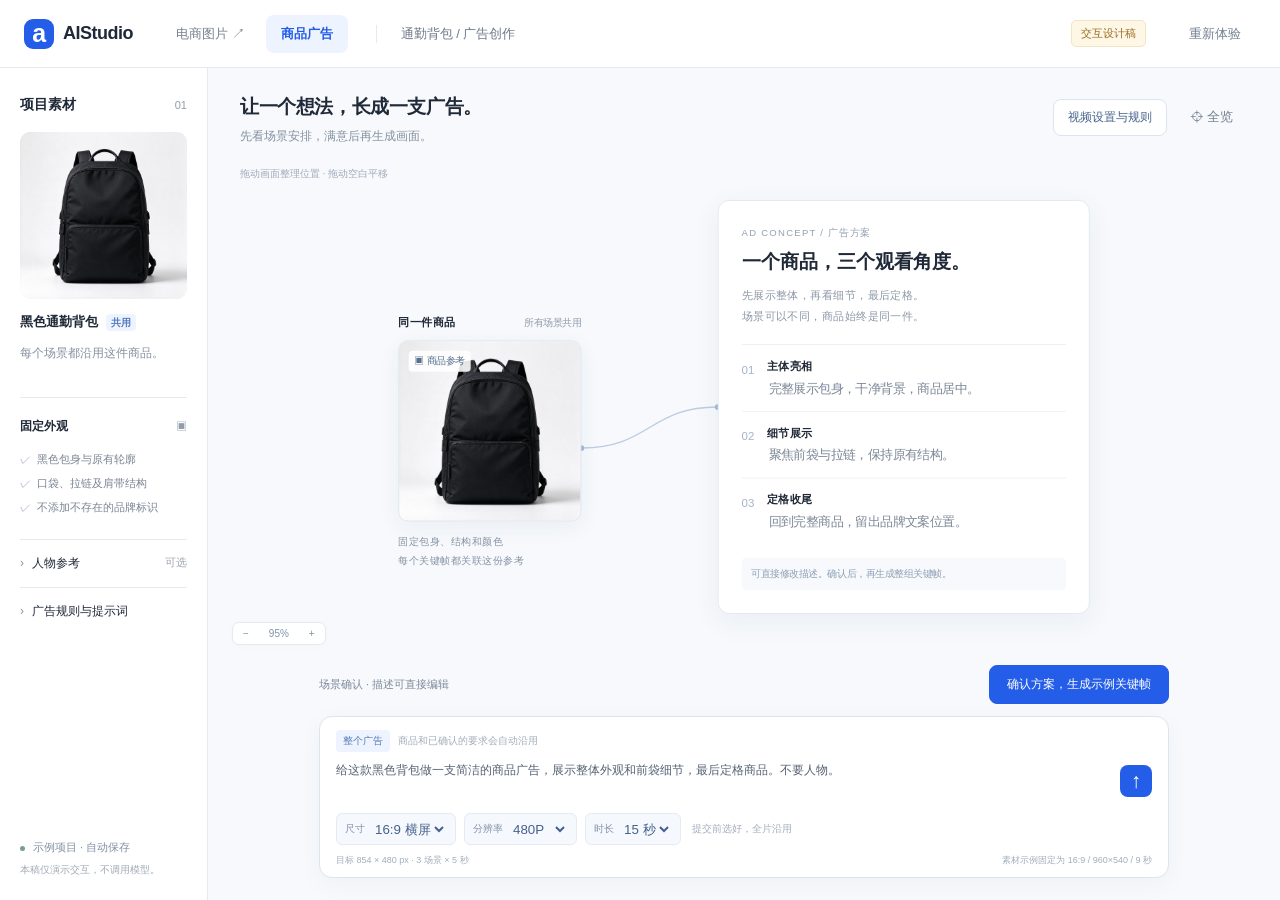
<file: design/ad-canvas-v1/index.html>
<!doctype html>
<html lang="zh-CN">
<head><meta charset="utf-8"><meta name="viewport" content="width=device-width,initial-scale=1"><title>商品广告 · 画布设计稿</title><link rel="stylesheet" href="style.css"></head>
<body>
<header class="topbar"><a class="brand" href="./"><span class="brand-icon">a</span> AIStudio</a><nav aria-label="产品"><a href="http://127.0.0.1:8765" target="_blank" rel="noopener">电商图片 ↗</a><span class="active">商品广告</span></nav><span class="project-name">通勤背包 / 广告创作</span><span class="prototype">交互设计稿</span><button id="reset" class="quiet">重新体验</button></header>
<div class="app">
 <aside class="assets">
  <div class="aside-title">项目素材 <span>01</span></div>
  <div class="asset-image"><img src="assets/product.jpg" alt="黑色通勤背包商品参考"></div>
  <div class="asset-name">黑色通勤背包 <span class="small-tag">共用</span></div>
  <p class="muted">每个场景都沿用这件商品。</p>
  <div class="divider"></div>
  <div class="aside-title small">固定外观 <span class="lock">▣</span></div>
  <ul class="rules"><li>黑色包身与原有轮廓</li><li>口袋、拉链及肩带结构</li><li>不添加不存在的品牌标识</li></ul>
  <details><summary>人物参考 <span>可选</span></summary><p class="muted">本示例不出镜。需要人物时，在这里设定一份共用参考。</p></details>
  <details><summary>广告规则与提示词</summary><p class="muted">默认使用「主体 → 细节 → 收尾」。只表达已确认的卖点；不自动编造容量、材质或功效。</p></details>
  <div class="asset-foot"><span class="dot"></span> 示例项目 · 自动保存<br><small>本稿仅演示交互，不调用模型。</small></div>
 </aside>
 <main>
  <div class="canvas-top"><div><h1>让一个想法，长成一支广告。</h1><p id="status">先看场景安排，满意后再生成画面。</p></div><div class="canvas-actions"><button id="video-settings">视频设置与规则</button><button id="overview" class="quiet">⌖ 全览</button></div></div>
  <section id="viewport" aria-label="广告创作画布"><div class="canvas-hint">拖动画面整理位置 · 拖动空白平移</div><div id="world"><svg id="wires" aria-hidden="true"></svg><div id="nodes"></div></div><div class="zoom"><button id="zoom-out" aria-label="缩小">−</button><span id="zoom-label">100%</span><button id="zoom-in" aria-label="放大">+</button></div><div id="selection-tools" hidden></div></section>
  <section class="composer-wrap"><div class="review-bar"><span id="review-status"></span><button id="review" class="primary"></button></div><div class="composer"><div class="composer-context"><span id="context">整个广告</span><button id="clear-selection" hidden aria-label="取消画面选择">×</button><span class="context-note">商品和已确认的要求会自动沿用</span></div><div class="input-row"><textarea id="intent" aria-label="广告需求或修改意见" rows="2" placeholder="描述你的广告想法，或选中一张画面说说想怎么改…">给这款黑色背包做一支简洁的商品广告，展示整体外观和前袋细节，最后定格商品。不要人物。</textarea><button id="send" class="send" aria-label="提交想法">↑</button></div><div class="intent-settings" role="group" aria-label="创作意图的视频规格"><label>尺寸<select id="quick-ratio"><option value="16:9">16:9 横屏</option><option value="9:16">9:16 竖屏</option><option value="1:1">1:1 方形</option></select></label><label>分辨率<select id="quick-resolution"><option value="480P">480P</option><option value="720P">720P</option><option value="1080P">1080P</option></select></label><label>时长<select id="quick-duration"><option value="15">15 秒</option><option value="30">30 秒</option></select></label><span>提交前选好，全片沿用</span></div><div class="composer-meta"><span>横屏 16:9 · 3 个场景 · 示例素材</span><span>关键帧确认后，才进入视频</span></div></div></section>
 </main>
</div>
<div id="toast" role="status" hidden></div>
<dialog id="dialog"><div class="dialog-head"><div><span class="eyebrow" id="dialog-label">画面预览</span><h2 id="dialog-title"></h2></div><button id="close-dialog" class="quiet" aria-label="关闭">×</button></div><div id="dialog-body"></div><div id="dialog-actions"></div></dialog>
<script src="settings.js"></script><script src="app.js"></script>
</body></html>
</file>
<file: design/ad-canvas-v1/style.css>
:root{--blue:#245de8;--ink:#202938;--muted:#85909f;--line:#e5e9f0;--bg:#f7f9fc;--green:#25866d}*{box-sizing:border-box}body{margin:0;font-family:Inter,-apple-system,BlinkMacSystemFont,"PingFang SC","Microsoft YaHei",sans-serif;color:var(--ink);font-size:14px;background:#fff}button,a,textarea{font:inherit}button{cursor:pointer;border:1px solid var(--line);border-radius:8px;background:white;color:inherit;padding:9px 14px;transition:background .16s,box-shadow .16s}button:hover{background:#f1f5fc}button:focus-visible,a:focus-visible,summary:focus-visible{outline:3px solid #8eb3ff;outline-offset:3px}button:disabled{opacity:.48;cursor:wait}a{text-decoration:none;color:inherit}.topbar{height:68px;display:flex;align-items:center;gap:28px;border-bottom:1px solid var(--line);padding:0 24px;white-space:nowrap}.brand{display:flex;align-items:center;gap:9px;font-weight:750;font-size:18px;letter-spacing:-.5px}.brand-icon{display:grid;place-items:center;background:var(--blue);color:#fff;width:30px;height:30px;border-radius:9px;font-size:25px;font-weight:600}nav{display:flex;gap:6px;align-self:stretch;align-items:center}nav>a,nav>span{padding:10px 15px;font-size:13px;color:#778190}nav .active{color:var(--blue);background:#edf3ff;border-radius:8px;font-weight:600}.project-name{border-left:1px solid var(--line);padding-left:24px;color:#6f7988;font-size:13px}.prototype{margin-left:auto;background:#fff7e6;color:#9a6c21;border:1px solid #f2e4c4;font-size:11px;padding:5px 9px;border-radius:5px}.quiet{background:transparent;border-color:transparent;color:#738092;font-size:13px}.app{display:flex;height:calc(100dvh - 68px);min-height:630px}.assets{width:208px;flex-shrink:0;padding:28px 20px 20px;border-right:1px solid var(--line);position:relative;overflow:auto;display:flex;flex-direction:column}.aside-title{font-weight:600;display:flex;justify-content:space-between;align-items:center;margin-bottom:18px}.aside-title>span{font-size:11px;color:#929cab;font-weight:400}.asset-image{border-radius:10px;background:#eff1f3;overflow:hidden;aspect-ratio:1}.asset-image img{width:100%;height:100%;object-fit:cover}.asset-name{font-weight:600;font-size:13px;margin-top:14px;white-space:nowrap}.small-tag{font-size:10px;background:#edf4ff;color:#5379be;padding:3px 5px;border-radius:4px;margin-left:4px}.muted{font-size:12px;color:var(--muted);line-height:1.8}.divider{height:1px;background:var(--line);margin:20px 0}.small{font-size:12px;margin-bottom:4px}.rules{list-style:none;margin:8px 0 20px;padding:0;color:#7a8493;font-size:11px;line-height:2.2}.rules li:before{content:'✓';color:#94a7c4;padding-right:6px}details{padding:15px 0;border-top:1px solid var(--line);font-size:12px}summary{cursor:pointer;list-style:none}summary:before{content:'›';margin-right:8px;color:#8896a7}details[open] summary:before{content:'⌄'}summary span{float:right;color:#9ca5b1;font-size:11px}.asset-foot{margin-top:auto;padding-top:30px;font-size:11px;color:#8190a3;line-height:2}.asset-foot small{font-size:10px;color:#a0a9b4}.dot{display:inline-block;width:5px;height:5px;border-radius:50%;background:#72a28f;margin-right:5px}main{position:relative;flex:1;min-width:0;display:flex;flex-direction:column;background:var(--bg)}.canvas-top{display:flex;justify-content:space-between;align-items:flex-start;padding:26px 32px 10px;flex-shrink:0}.canvas-top h1{font-size:19px;letter-spacing:-.4px;margin:0;font-weight:600}.canvas-top p{font-size:12px;color:var(--muted);margin:8px 0}.canvas-top button{margin-top:4px}#viewport{position:relative;flex:1;min-height:310px;overflow:hidden;background-image:radial-gradient(#d7dfec .7px,transparent .7px);background-size:20px 20px;touch-action:none;cursor:grab}#viewport:active{cursor:grabbing}.canvas-hint{position:absolute;top:4px;left:32px;color:#a0aaba;font-size:10px;pointer-events:none}#world{position:absolute;left:0;top:0;transform-origin:0 0;width:1230px;height:650px}#wires{position:absolute;inset:0;width:100%;height:100%;overflow:visible;pointer-events:none}#wires path{stroke:#bdcce3;stroke-width:1.5;fill:none}#wires circle{fill:#a4b9d9}.node{position:absolute;cursor:grab}.node:active{cursor:grabbing}.node.selected .media{box-shadow:0 0 0 3px #4b7df1,0 8px 24px #2c55a420}.node-label{display:flex;justify-content:space-between;align-items:center;font-size:12px;margin-bottom:10px;font-weight:600}.node-label span{font-weight:400;color:#8f9aab;font-size:10px}.source{width:192px}.source .media{height:190px}.media{position:relative;border:1px solid #e3e8ef;border-radius:10px;background:#f0f2f4;overflow:hidden;box-shadow:0 6px 22px #273e6410}.media img{width:100%;height:100%;object-fit:cover;pointer-events:none}.source-caption{font-size:11px;color:#8693a4;line-height:1.8;margin-top:12px}.reference-badge{position:absolute;top:10px;left:10px;font-size:10px;background:#ffffffdf;border-radius:4px;padding:4px 6px;color:#56708f}.frame{width:235px}.frame .media{height:141px}.frame .media img{object-fit:contain}.frame.detail .media img{object-fit:cover;transform:scale(1.65);object-position:center 68%}.frame.finish .media img{object-fit:contain;transform:scale(.76)}.frame.candidate-adopted .media img{transform:scale(1.18)}.media .sample-badge{position:absolute;bottom:8px;left:8px;background:#ffffffd9;padding:3px 5px;border-radius:3px;color:#8b929c;font-size:9px}.caption{margin-top:9px;font-size:11px;color:#7d899b;line-height:1.5}.frame .caption{white-space:nowrap;text-overflow:ellipsis;overflow:hidden}.plan{width:390px;border:1px solid var(--line);border-radius:12px;background:#fff;padding:24px;box-shadow:0 8px 30px #233a6410;cursor:default}.eyebrow{font-size:10px;letter-spacing:1.3px;color:#94a1b2}.plan h2{font-size:20px;margin:9px 0 7px;font-weight:600}.plan>p{font-size:12px;color:#8d97a7;line-height:1.8;margin-bottom:18px}.plan-scene{display:flex;gap:13px;padding:14px 0;border-top:1px solid #edf0f5}.plan-scene>span{font-size:12px;color:#a4b4cb;padding-top:5px}.plan-scene label{font-size:12px;display:block;font-weight:600}.plan-scene input{margin-top:6px;width:290px;border:0;border-bottom:1px dashed transparent;background:transparent;font:11px/1.8 inherit;color:#7c8797;outline:none}.plan-scene input:focus{border-color:#9ab8f7}.plan-foot{font-size:10px;color:#8fa0b6;margin-top:14px;background:#f7f9fc;padding:10px;border-radius:5px}.video-node{width:235px}.video-node .media{height:141px;background:#e9edf2}.video-node img{object-fit:contain;opacity:.8}.play{position:absolute;left:50%;top:50%;transform:translate(-50%,-50%);border:1px solid #ffffffc9;width:38px;height:38px;border-radius:50%;display:grid;place-items:center;background:#ffffffcc;color:#4167a8;font-size:13px;padding-left:2px}.video-node .duration{position:absolute;right:8px;bottom:8px;font-size:10px;color:white;background:#273746aa;border-radius:3px;padding:3px 6px}.output{width:200px}.output .media{height:145px;background:#e8eef9}.output img{object-fit:contain}.output .caption{color:var(--green)}.merge-placeholder{width:200px;border:1px dashed #cbd7e8;border-radius:10px;padding:23px;text-align:center;cursor:default;color:#91a1b8;font-size:12px;background:#f7f9fc}.merge-placeholder strong{font-size:22px;font-weight:400;display:block;margin-bottom:9px}.zoom{position:absolute;left:24px;bottom:12px;display:flex;align-items:center;background:#ffffffee;border:1px solid var(--line);border-radius:7px;box-shadow:0 2px 8px #26334d05;font-size:10px;color:#8090a5}.zoom button{padding:5px 10px;border:0;background:transparent}.zoom span{width:40px;text-align:center}#selection-tools{position:absolute;right:24px;bottom:12px;display:flex;gap:6px;background:white;border:1px solid var(--line);padding:5px;border-radius:9px;box-shadow:0 4px 16px #273c6810}#selection-tools[hidden]{display:none}#selection-tools button{border:0;font-size:11px;padding:7px 10px}.composer-wrap{padding:8px 32px 22px;flex-shrink:0;background:linear-gradient(0deg,#f7f9fc 85%,#f7f9fc00)}.review-bar{display:flex;justify-content:space-between;align-items:center;max-width:850px;margin:0 auto 12px;gap:12px;min-height:35px}.review-bar>span{color:#7d8a9b;font-size:11px}.primary{background:var(--blue);border-color:var(--blue);color:white;font-size:12px;padding:10px 17px;white-space:nowrap}.primary:hover{background:#164bd2}.composer{border:1px solid #dce4f1;border-radius:13px;background:#fff;box-shadow:0 6px 26px #2b44700a;max-width:850px;margin:0 auto;padding:13px 16px 10px}.composer-context{font-size:10px;display:flex;gap:8px;align-items:center}.composer-context>span:first-child{padding:4px 7px;border-radius:4px;background:#edf3ff;color:#577bb6}.context-note{color:#a3adba}.composer-context button{border:0;padding:0 3px;color:#8392a9}.input-row{display:flex;align-items:center;gap:12px;margin:8px 0}.input-row textarea{resize:none;flex:1;min-width:0;border:0;outline:none;font-size:12px;line-height:1.8;color:#556174;background:transparent;padding:0}.send{padding:0;flex-shrink:0;width:32px;height:32px;background:var(--blue);color:#fff;border:0;font-size:21px}.send:hover{background:#194fd5}.composer-meta{display:flex;justify-content:space-between;color:#a2adbc;font-size:9px;gap:10px}#toast{position:fixed;bottom:24px;left:50%;transform:translateX(-50%);background:#283951;color:#fff;padding:12px 20px;z-index:10;border-radius:9px;box-shadow:0 8px 30px #24304825;font-size:12px;max-width:80vw}dialog{border:1px solid var(--line);border-radius:16px;box-shadow:0 30px 100px #1e2d4c33;width:800px;max-width:calc(100vw - 40px);padding:26px;color:var(--ink)}dialog::backdrop{background:#20345355;backdrop-filter:blur(5px)}.dialog-head{display:flex;align-items:center;justify-content:space-between}.dialog-head h2{font-size:20px;margin:7px 0 20px}.dialog-head button{font-size:24px;align-self:flex-start}#dialog-body{font-size:12px;color:#7d899b;line-height:1.8}#dialog-body>.media{height:360px}#dialog-body .media img{object-fit:contain}#dialog-body video{width:100%;max-height:420px;border-radius:9px;background:#eef1f6}.compare{display:grid;grid-template-columns:1fr 1fr;gap:16px}.compare .media{height:260px}.compare h3{font-size:12px;font-weight:500}#dialog-actions{display:flex;gap:10px;justify-content:flex-end;margin-top:20px}.download{display:inline-block;border-radius:8px;background:var(--blue);color:white;padding:9px 18px}#dialog-body .note{padding:12px 14px;border-radius:6px;background:#f5f8fd;font-size:11px}.busy-indicator{display:inline-block;width:9px;height:9px;border:1px solid #a4b9d9;border-top-color:#235bea;border-radius:50%;animation:spin .6s linear infinite;margin-right:7px}@keyframes spin{to{transform:rotate(360deg)}}@media(max-width:1100px){.project-name{display:none}.assets{width:180px;padding:24px 16px}.topbar{gap:16px}.canvas-top{padding:22px 24px 8px}.composer-wrap{padding:8px 24px 18px}}@media(max-width:700px){.assets{display:none}.topbar{padding:0 12px;gap:12px}.brand{font-size:14px}.topbar nav>a{display:none}.topbar nav>span{padding:8px}.prototype{font-size:9px}.topbar #reset{display:none}.canvas-top h1{font-size:16px}.composer-meta span:last-child,.context-note{display:none}.review-bar{align-items:flex-start}.review-bar>span{max-width:40%;line-height:1.6}.app{min-height:640px}.compare{grid-template-columns:1fr}}

@media(max-height:820px) and (min-width:701px){.canvas-top{padding-top:16px;padding-bottom:4px}.canvas-top h1{font-size:17px}.canvas-top p{margin:6px 0}.composer-wrap{padding-top:4px;padding-bottom:14px}.review-bar{margin-bottom:8px}.composer{padding:9px 14px 8px}.input-row{margin:5px 0}.input-row textarea{height:27px}.composer-context{font-size:9px}.canvas-hint{font-size:9px}}

.video-node.detail .media img{object-fit:cover;transform:scale(1.65);object-position:center 68%}.video-node.finish .media img{transform:scale(.76)}.frame.detail.candidate-adopted .media img,.video-node.detail.candidate-adopted .media img{transform:scale(1.9)}.frame.finish.candidate-adopted .media img,.video-node.finish.candidate-adopted .media img{transform:scale(.95)}.video-node.hero.candidate-adopted .media img{transform:scale(1.18)}
.canvas-actions{display:flex;gap:8px;align-items:center;flex-shrink:0}.canvas-actions #video-settings{font-size:12px;background:#fff;border-color:#dbe4f3;color:#47638d}.settings-dialog{width:850px;max-height:calc(100dvh - 40px);padding:0;overflow:auto}.settings-dialog .dialog-head{padding:22px 26px 0;position:sticky;top:0;background:#fff;z-index:2;border-bottom:1px solid #edf0f5}.settings-dialog #dialog-body{padding:10px 26px 0}.settings-dialog #dialog-actions{position:sticky;bottom:0;background:#fff;padding:14px 26px;border-top:1px solid var(--line);margin:0;z-index:2}.settings-layout{display:grid;grid-template-columns:1fr 210px;gap:30px;padding:0 0 8px}.settings-intro{color:#8995a5;font-size:12px;margin:0 0 18px}.settings-fields{display:grid;grid-template-columns:1fr 1fr;gap:14px 16px}.settings-fields label{color:#516174;font-weight:500;font-size:12px}.settings-fields select{display:block;width:100%;margin-top:6px;padding:9px 10px;border:1px solid #dce4ef;border-radius:7px;background:#fff;font:12px inherit;color:#273c5b;min-height:37px}.safe-area-toggle{display:flex;align-items:center;gap:6px;margin-top:18px;color:#758399;font-size:11px}.safe-area-toggle input{accent-color:var(--blue)}.settings-help{font-size:10px;margin:3px 0;color:#99a4b3}.spec-preview{display:flex;align-items:center;justify-content:center;flex-direction:column;border:1px solid #e9edf5;border-radius:10px;background:#f8fafd;padding:14px 10px;gap:6px;min-height:240px}.spec-preview strong{font-size:12px;color:#5474a3;font-weight:500;margin-top:5px}.spec-preview span{font-size:10px}.spec-preview small{font-size:9px;color:#a1aab7}#ratio-preview{border:1px solid #c5d5ef;border-radius:5px;background:#f0f2f4;position:relative;overflow:hidden;transition:height .15s,width .15s}#ratio-preview img{width:100%;height:100%;object-fit:contain}#safe-guide{position:absolute;inset:10%;border:1px dashed #6395e7;pointer-events:none}.video-rules{margin-top:14px;border-top:0;padding-top:0}.video-rules summary{color:#465a75;font-size:13px;font-weight:600}.video-rules summary span{font-weight:400;font-size:10px}.rule-grid{display:grid;grid-template-columns:1fr 1fr;gap:12px 24px;padding-top:16px}.rule-grid h3{font-size:12px;color:#4c607b;margin:0 0 5px;font-weight:600}.rule-grid h3 span{font-size:10px;color:#9aacc4;margin-right:9px;font-weight:400}.rule-grid p{font-size:11px;line-height:1.8;margin:0;color:#8b96a5}.extra-rules{display:block;font-size:12px;color:#5a6b81;margin:10px 0 12px}.extra-rules>span{font-size:10px;color:#9aa6b5;margin-left:6px}.extra-rules textarea{display:block;width:100%;margin-top:8px;resize:vertical;min-height:58px;max-height:140px;font:12px/1.7 inherit;padding:9px 12px;color:#526680;border:1px solid #dce5f1;border-radius:7px}.settings-footnote{font-size:10px;line-height:1.8;color:#98a4b5;margin:14px 0 20px}.settings-footnote a{color:#7192c5;text-decoration:underline}@media(max-width:700px){.canvas-actions{flex-direction:column;gap:0}.settings-layout{grid-template-columns:1fr}.spec-preview{min-height:180px}.rule-grid{grid-template-columns:1fr}.settings-dialog #dialog-body{padding:12px 16px 0}.settings-dialog .dialog-head{padding:18px 16px 0}.canvas-top{gap:10px}}

.intent-settings{display:flex;align-items:center;flex-wrap:wrap;gap:8px;margin:10px 0 9px}.intent-settings label{display:flex;align-items:center;gap:6px;padding:5px 8px;background:#f5f8fd;border:1px solid #e4ebf5;border-radius:6px;color:#8391a5;font-size:10px}.intent-settings select{font:11px inherit;background:transparent;border:0;color:#45618c;max-width:120px;cursor:pointer;outline-offset:3px;min-height:20px}.intent-settings select:disabled{opacity:.5;cursor:wait}.intent-settings>span{font-size:10px;color:#a2adbc;margin-left:3px}@media(max-width:700px){.intent-settings>span{display:none}.intent-settings{gap:5px}.intent-settings label{gap:3px;padding:4px 5px}}
</file>
